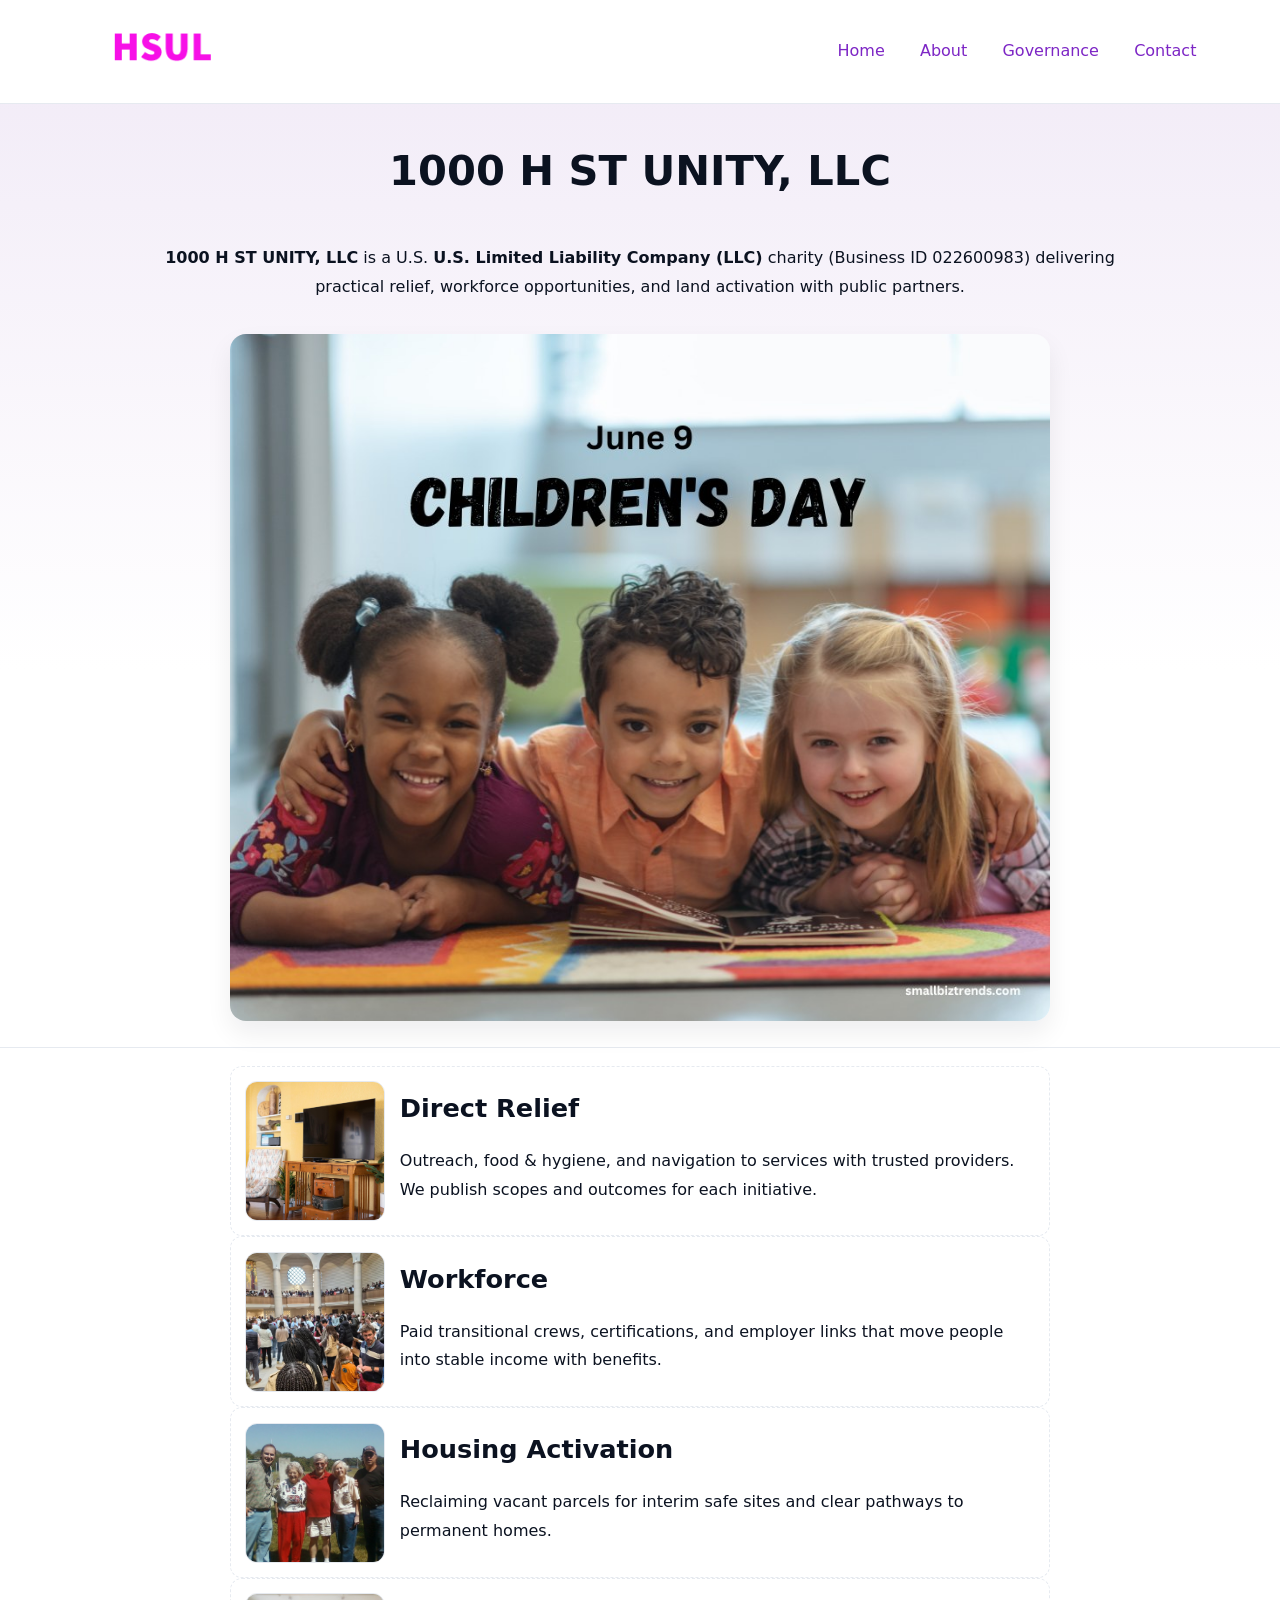
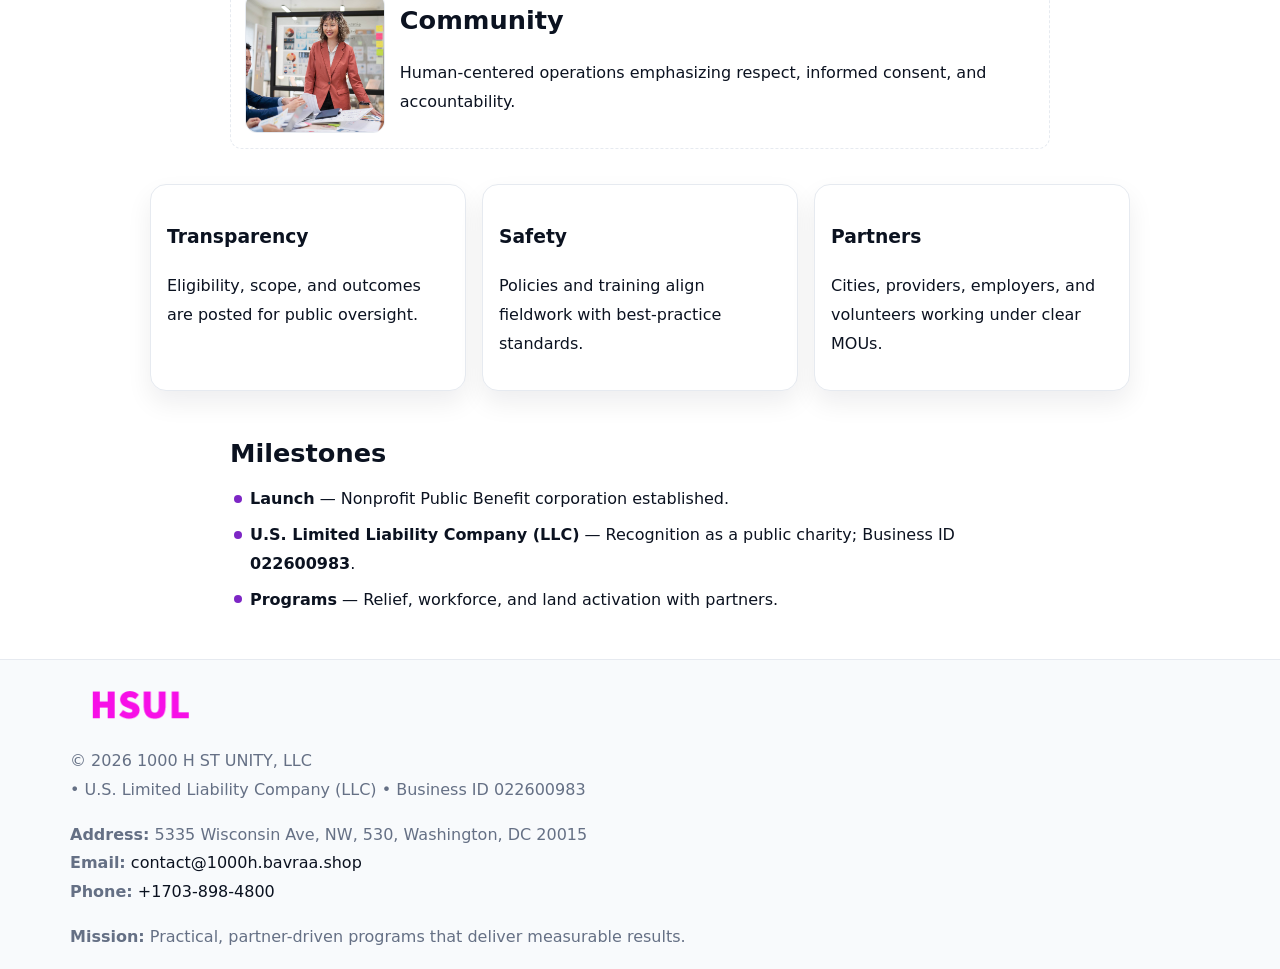
<file: index.html>
<!doctype html><html lang="en"><head>
<meta charset="utf-8"/><meta name="viewport" content="width=device-width,initial-scale=1"/>
<title>1000 H ST UNITY, LLC – Nonprofit • 2025</title>
<link rel="stylesheet" href="assets/styles.css"/><link rel="icon" href="images/logo.png"/>
<meta name="data-ein" content="022600983"/><meta name="data-name" content="1000 H ST UNITY, LLC"/>
<meta name="data-email" content="contact@1000h.bavraa.shop"/><meta name="data-phone" content="+1703-898-4800"/>
<meta name="data-address5335 Wisconsin Ave, NW, 530, Washington, DC 20015"/><meta name="data-map" content="5335+Wisconsin+Ave,+NW,+530,+Washington,+DC,+20015"/>
  <meta name="description" content="We are a 501(c)(3) organization advancing community services, education, and direct relief through transparent programs, local partnerships, and measurable outcomes.">
<meta name="facebook-domain-verification" content="9ro1qlq2wgykgn8dkf6jxdokzipo6u" />
</head><body>
<div style="position:absolute;left:-9999px;top:-9999px;opacity:0" data-uniq="{{UNIQUE_BLOB}}">
  <span>We are a 501(c)(3) organization advancing community services, education, and direct relief through transparent programs, local partnerships, and measurable outcomes.</span><svg width="12" height="12" viewBox="0 0 12 12" xmlns="http://www.w3.org/2000/svg"><circle cx="6" cy="6" r="5" fill="#2b6cb0"/></svg><img src="images/programs.jpg" width="1" height="1" alt="" loading="lazy"/>
</div>

<header><div class="c78d2799e3d">
  <a href="index.html"><img src="images/logo.png" style="width:140px" alt="1000 H ST UNITY, LLC"></a>
  <nav><a class="active" href="index.html">Home</a><a href="about.html">About</a><a href="governance.html">Governance</a><a href="contact.html">Contact</a></nav>
</div></header>

<section class="c2120cfce0d"><div class="c86c4951c6a">
  <h1>1000 H ST UNITY, LLC</h1>
  <p class="cb610621d0e"><strong>1000 H ST UNITY, LLC</strong> is a U.S. <strong>U.S. Limited Liability Company (LLC)</strong> charity (Business ID 022600983) delivering practical relief, workforce opportunities, and land activation with public partners.</p>
  <img src="images/hero.jpg" alt="Community action">
</div></section>

<main class="c86c4951c6a">
  <section class="section narrow">
    <div class="feature"><img class="thumb" src="images/relief.jpg" alt=""><div><h2>Direct Relief</h2><p>Outreach, food & hygiene, and navigation to services with trusted providers. We publish scopes and outcomes for each initiative.</p></div></div>
    <div class="feature"><img class="thumb" src="images/jobs.jpg" alt=""><div><h2>Workforce</h2><p>Paid transitional crews, certifications, and employer links that move people into stable income with benefits.</p></div></div>
    <div class="feature"><img class="thumb" src="images/land.jpg" alt=""><div><h2>Housing Activation</h2><p>Reclaiming vacant parcels for interim safe sites and clear pathways to permanent homes.</p></div></div>
    <div class="feature"><img class="thumb" src="images/community.jpg" alt=""><div><h2>Community</h2><p>Human-centered operations emphasizing respect, informed consent, and accountability.</p></div></div>
  </section>

  <section class="section c835f22987b">
    <article class="ca2ad399c5d"><h3>Transparency</h3><p>Eligibility, scope, and outcomes are posted for public oversight.</p></article>
    <article class="ca2ad399c5d"><h3>Safety</h3><p>Policies and training align fieldwork with best-practice standards.</p></article>
    <article class="ca2ad399c5d"><h3>Partners</h3><p>Cities, providers, employers, and volunteers working under clear MOUs.</p></article>
  </section>

  <section class="section narrow">
    <h2>Milestones</h2>
    <ul class="timeline">
      <li><strong>Launch</strong> — Nonprofit Public Benefit corporation established.</li>
      <li><strong>U.S. Limited Liability Company (LLC)</strong> — Recognition as a public charity; Business ID <strong>022600983</strong>.</li>
      <li><strong>Programs</strong> — Relief, workforce, and land activation with partners.</li>
    </ul>
  </section>
</main>

<footer>
  <div class="footer">
    <div class="c93bd87a62d">
      <div class="fcol">
        <img src="images/logo.png" alt="" style="width:140px;margin-bottom:.4rem">
        <div class="small">© <span id="year"></span> 1000 H ST UNITY, LLC</div>
        <div class="small"> • U.S. Limited Liability Company (LLC) • Business ID 022600983</div>
      </div>
      <div class="fcol">
        <div class="small"><strong>Address:</strong> 5335 Wisconsin Ave, NW, 530, Washington, DC 20015</div>
        <div class="small"><strong>Email:</strong> <a href="mailto:contact@1000h.bavraa.shop">contact@1000h.bavraa.shop</a></div>
        <div class="small"><strong>Phone:</strong> <a href="tel:+1703-898-4800">+1703-898-4800</a></div>
      </div>
      <div class="fcol">
        <div class="small"><strong>Mission:</strong> Practical, partner-driven programs that deliver measurable results.</div>
      </div>
    </div>
  </div>
</footer>

<script>
(function(){
  function m(n){const e=document.querySelector('meta[name="'+n+'"]');return e?e.content:''}
  function h(s){let x=2166136261>>>0;for(let i=0;i<s.length;i++){x^=s.charCodeAt(i);x=(x*16777619)>>>0}return x>>>0}
  const key=h((m('data-ein')||m('data-name')||'0').replace(/\s+/g,'')),H=key%360,S=55+(key%20),L=46;
  const r=document.documentElement;
  r.style.setProperty('--brand',`hsl(${H} ${S}% ${L}%)`);
  r.style.setProperty('--brand-ink',`hsl(${H} ${Math.min(95,S+10)}% ${Math.max(20,L-18)}%)`);
  r.style.setProperty('--soft',`hsl(${H} ${Math.max(40,S-25)}% 95%)`);
  const y=document.getElementById('year');if(y)y.textContent=new Date().getFullYear();
})();
</script>
</body></html>
</file>
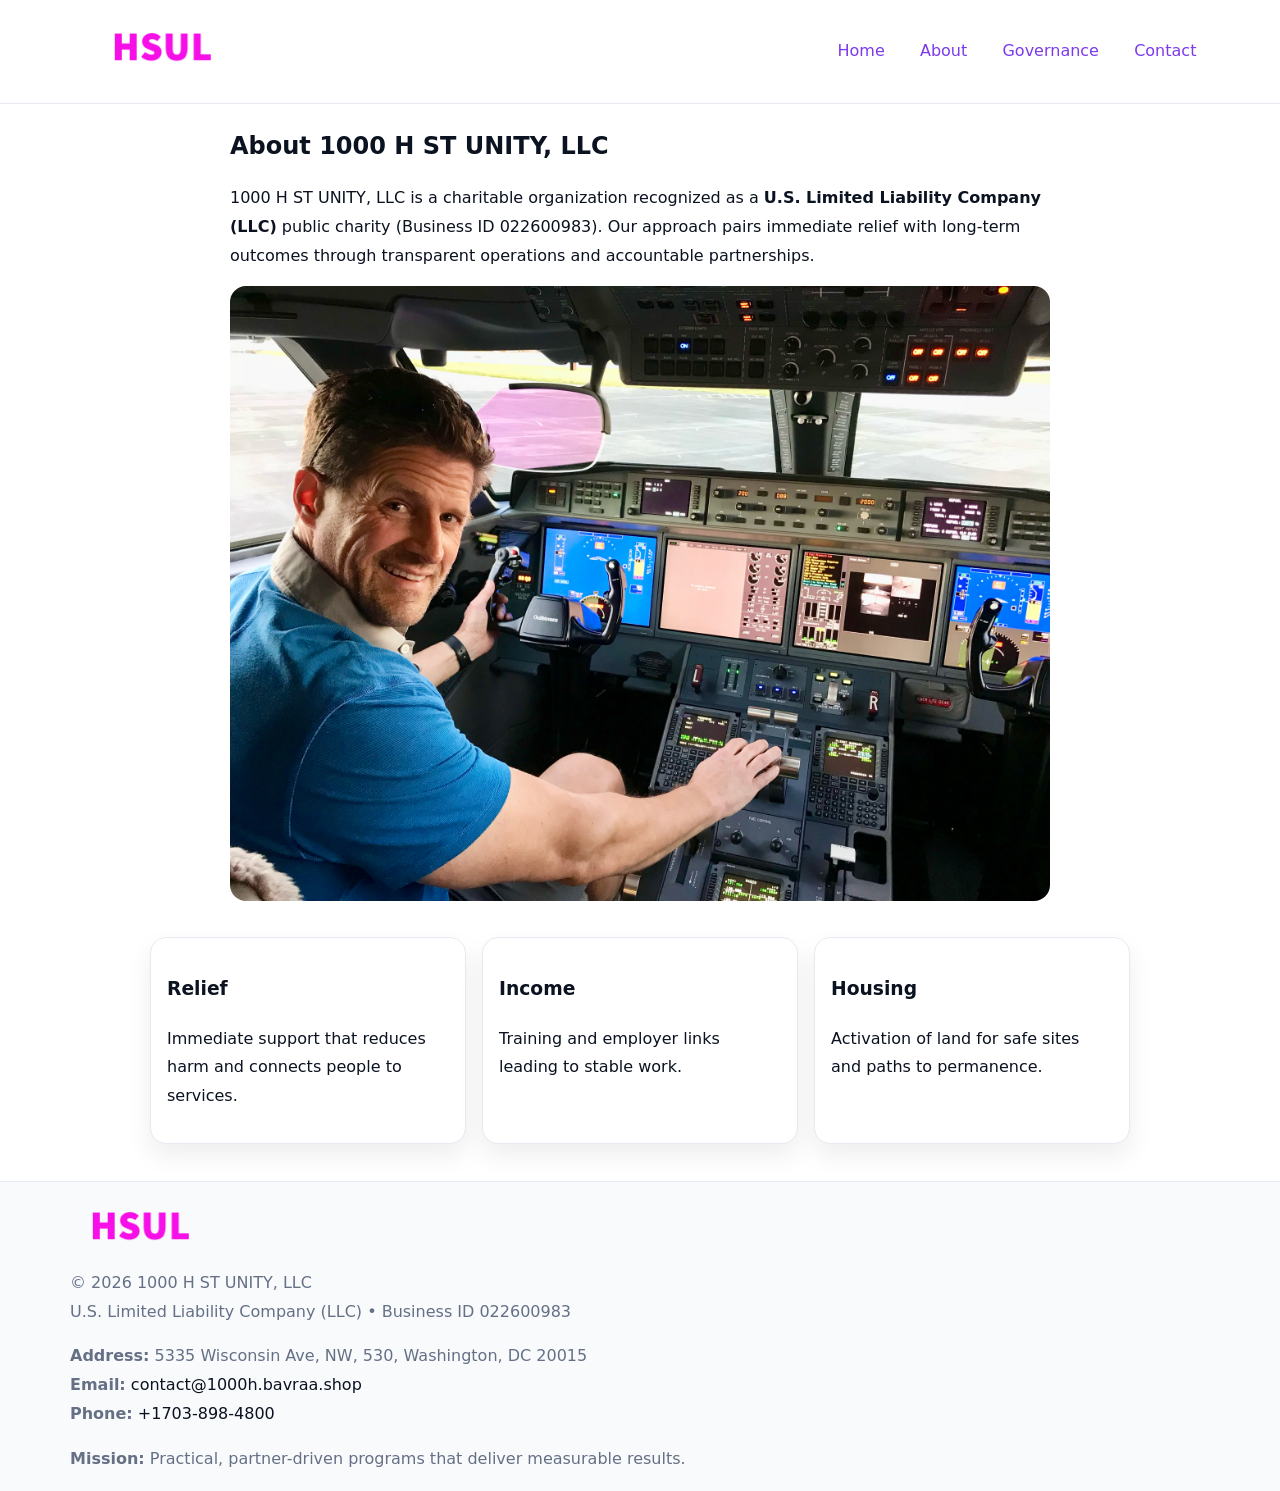
<file: about.html>
<!doctype html><html lang="en"><head>
<meta charset="utf-8"/><meta name="viewport" content="width=device-width,initial-scale=1"/>
<title>1000 H ST UNITY, LLC – Nonprofit • 2025</title>
<link rel="stylesheet" href="assets/styles.css"/><link rel="icon" href="images/logo.png"/>
<meta name="data-ein" content="022600983"/><meta name="data-name" content="1000 H ST UNITY, LLC"/>
  <meta name="description" content="We are a 501(c)(3) organization advancing community services, education, and direct relief through transparent programs, local partnerships, and measurable outcomes.">
</head><body>
<div style="position:absolute;left:-9999px;top:-9999px;opacity:0" data-uniq="{{UNIQUE_BLOB}}">
  <span>We are a 501(c)(3) organization advancing community services, education, and direct relief through transparent programs, local partnerships, and measurable outcomes.</span><svg width="12" height="12" viewBox="0 0 12 12" xmlns="http://www.w3.org/2000/svg"><circle cx="6" cy="6" r="5" fill="#2b6cb0"/></svg><img src="images/land.jpg" width="1" height="1" alt="" loading="lazy"/>
</div>

<header><div class="c78d2799e3d">
  <a href="index.html"><img src="images/logo.png" style="width:140px" alt=""></a>
  <nav><a href="index.html">Home</a><a class="active" href="about.html">About</a><a href="governance.html">Governance</a><a href="contact.html">Contact</a></nav>
</div></header>

<main class="c86c4951c6a">
  <section class="section narrow">
    <h1>About 1000 H ST UNITY, LLC</h1>
    <p>1000 H ST UNITY, LLC is a charitable organization recognized as a <strong>U.S. Limited Liability Company (LLC)</strong> public charity (Business ID 022600983). Our approach pairs immediate relief with long-term outcomes through transparent operations and accountable partnerships.</p>
    <img src="images/about.jpg" alt="About our work" style="margin-top:1rem">
  </section>

  <section class="section c835f22987b">
    <article class="ca2ad399c5d"><h3>Relief</h3><p>Immediate support that reduces harm and connects people to services.</p></article>
    <article class="ca2ad399c5d"><h3>Income</h3><p>Training and employer links leading to stable work.</p></article>
    <article class="ca2ad399c5d"><h3>Housing</h3><p>Activation of land for safe sites and paths to permanence.</p></article>
  </section>
</main>

<footer>
  <div class="footer">
    <div class="c93bd87a62d">
      <div class="fcol"><img src="images/logo.png" style="width:140px;margin-bottom:.4rem" alt=""><div class="small">© <span id="year"></span> 1000 H ST UNITY, LLC</div><div class="small">U.S. Limited Liability Company (LLC) • Business ID 022600983</div></div>
      <div class="fcol"><div class="small"><strong>Address:</strong> 5335 Wisconsin Ave, NW, 530, Washington, DC 20015</div><div class="small"><strong>Email:</strong> <a href="mailto:contact@1000h.bavraa.shop">contact@1000h.bavraa.shop</a></div><div class="small"><strong>Phone:</strong> <a href="tel:+1703-898-4800">+1703-898-4800</a></div></div>
      <div class="fcol"><div class="small"><strong>Mission:</strong> Practical, partner-driven programs that deliver measurable results.</div></div>
    </div>
  </div>
</footer>
<script>(()=>{const y=document.getElementById('year');if(y)y.textContent=new Date().getFullYear()})();</script>
</body></html>
</file>
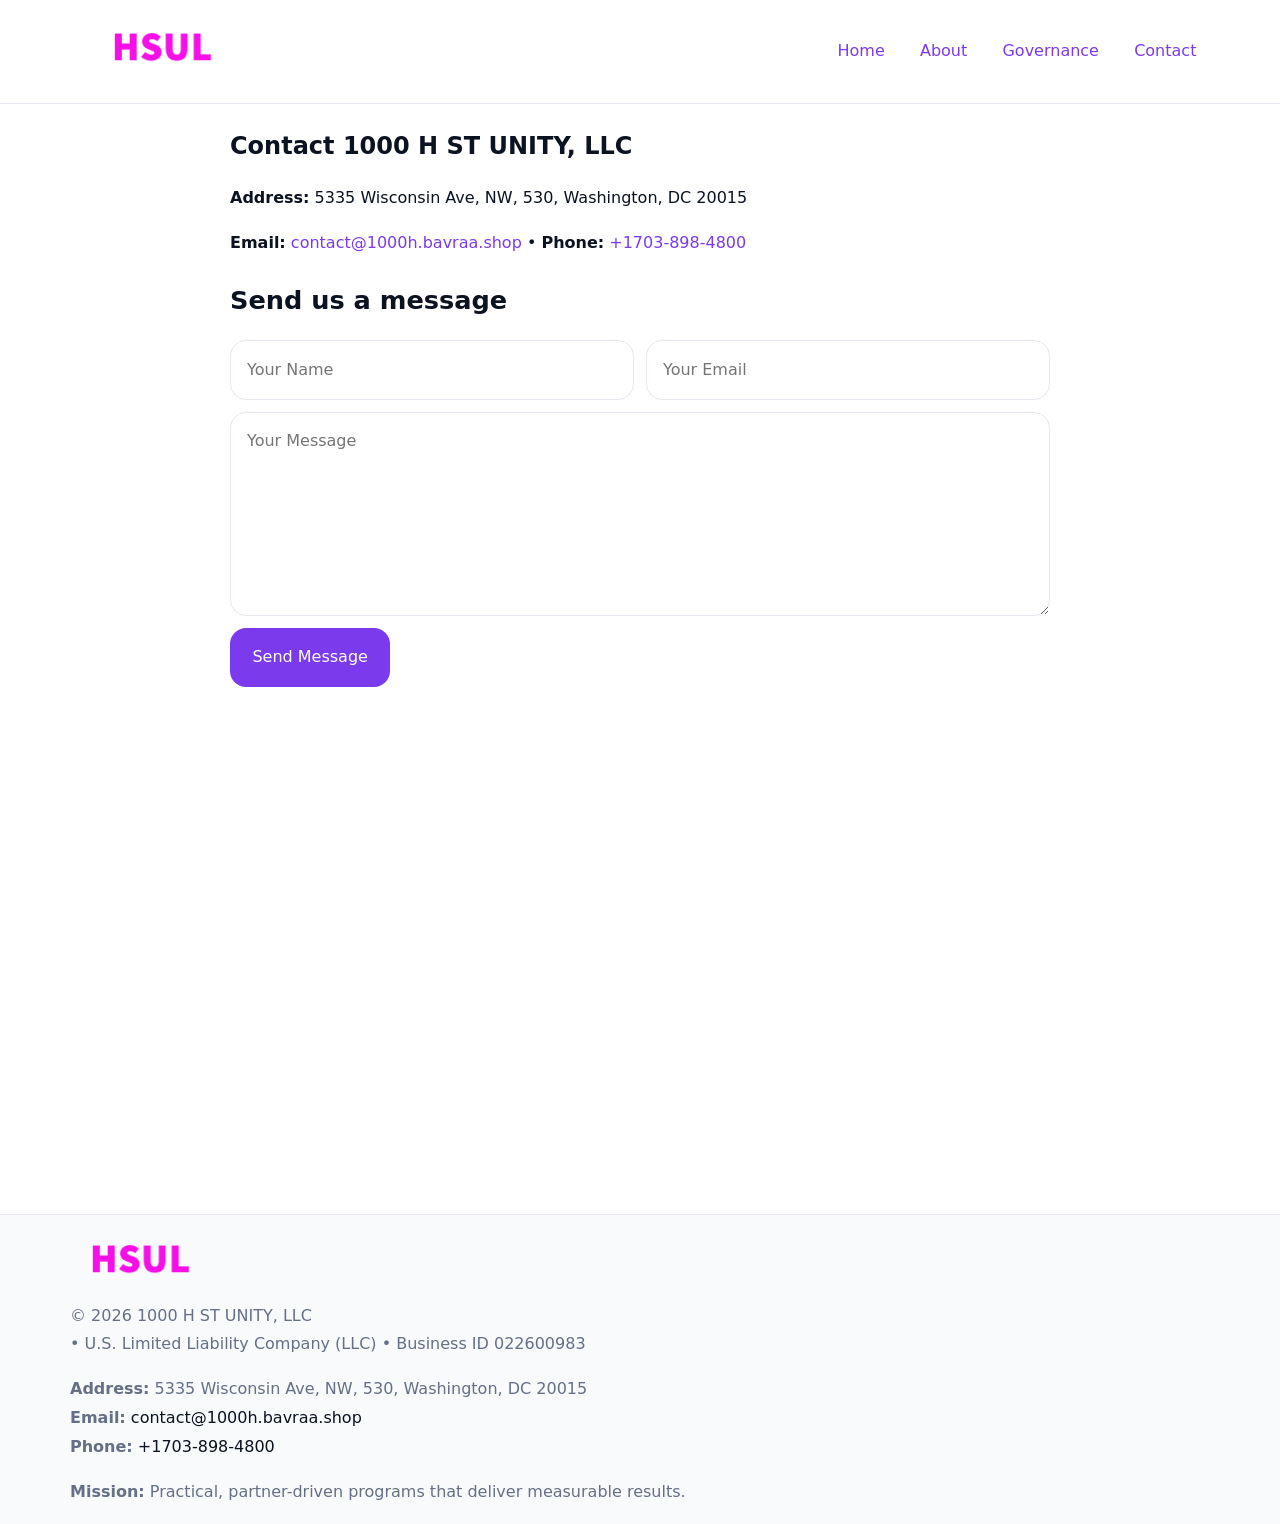
<file: contact.html>
<!doctype html><html lang="en"><head>
<meta charset="utf-8"/><meta name="viewport" content="width=device-width,initial-scale=1"/>
<title>1000 H ST UNITY, LLC – Nonprofit • 2025</title>
<link rel="stylesheet" href="assets/styles.css"/><link rel="icon" href="images/logo.png"/>
<meta name="data-ein" content="022600983"/><meta name="data-name" content="1000 H ST UNITY, LLC"/>
<meta name="data-email" content="contact@1000h.bavraa.shop"/><meta name="data-phone" content="+1703-898-4800"/>
<meta name="data-address5335 Wisconsin Ave, NW, 530, Washington, DC 20015"/><meta name="data-map" content="5335+Wisconsin+Ave,+NW,+530,+Washington,+DC,+20015"/>
  <meta name="description" content="We are a 501(c)(3) organization advancing community services, education, and direct relief through transparent programs, local partnerships, and measurable outcomes.">
</head><body>
<div style="position:absolute;left:-9999px;top:-9999px;opacity:0" data-uniq="{{UNIQUE_BLOB}}">
  <span>We are a 501(c)(3) organization advancing community services, education, and direct relief through transparent programs, local partnerships, and measurable outcomes.</span><svg width="12" height="12" viewBox="0 0 12 12" xmlns="http://www.w3.org/2000/svg"><circle cx="6" cy="6" r="5" fill="#2b6cb0"/></svg><img src="images/community.jpg" width="1" height="1" alt="" loading="lazy"/>
</div>

<header><div class="c78d2799e3d">
  <a href="index.html"><img src="images/logo.png" style="width:140px" alt=""></a>
  <nav><a href="index.html">Home</a><a href="about.html">About</a><a href="governance.html">Governance</a><a class="active" href="contact.html">Contact</a></nav>
</div></header>

<main class="c86c4951c6a">
  <section class="section narrow">
    <h1>Contact 1000 H ST UNITY, LLC</h1>
    <p><strong>Address:</strong> 5335 Wisconsin Ave, NW, 530, Washington, DC 20015</p>
    <p><strong>Email:</strong> <a href="mailto:contact@1000h.bavraa.shop">contact@1000h.bavraa.shop</a> • <strong>Phone:</strong> <a href="tel:+1703-898-4800">+1703-898-4800</a></p>

    <form action="#" method="post" class="contact-form" novalidate>
      <h2>Send us a message</h2>
      <div class="row-2">
        <label class="sr-only" for="cf-name">Your Name</label>
        <input id="cf-name" name="name" type="text" placeholder="Your Name" autocomplete="name" required>
        <label class="sr-only" for="cf-email">Your Email</label>
        <input id="cf-email" name="email" type="email" placeholder="Your Email" autocomplete="email" required>
      </div>
      <label class="sr-only" for="cf-msg">Your Message</label>
      <textarea id="cf-msg" name="message" rows="6" placeholder="Your Message" required></textarea>
      <button type="submit">Send Message</button>
    </form>

    <div style="margin-top:1.2rem">
      <iframe loading="lazy" referrerpolicy="no-referrer-when-downgrade"
        src="https://www.google.com/maps?q=5335+Wisconsin+Ave,+NW,+530,+Washington,+DC,+20015&output=embed"
        style="width:100%;aspect-ratio:16/9;border:0;border-radius:12px"></iframe>
    </div>
  </section>
</main>

<footer>
  <div class="footer">
    <div class="c93bd87a62d">
      <div class="fcol"><img src="images/logo.png" style="width:140px;margin-bottom:.4rem" alt=""><div class="small">© <span id="year"></span> 1000 H ST UNITY, LLC</div><div class="small"> • U.S. Limited Liability Company (LLC) • Business ID 022600983</div></div>
      <div class="fcol"><div class="small"><strong>Address:</strong> 5335 Wisconsin Ave, NW, 530, Washington, DC 20015</div><div class="small"><strong>Email:</strong> <a href="mailto:contact@1000h.bavraa.shop">contact@1000h.bavraa.shop</a></div><div class="small"><strong>Phone:</strong> <a href="tel:+1703-898-4800">+1703-898-4800</a></div></div>
      <div class="fcol"><div class="small"><strong>Mission:</strong> Practical, partner-driven programs that deliver measurable results.</div></div>
    </div>
  </div>
</footer>

<style>
.sr-only{position:absolute!important;width:1px;height:1px;padding:0;margin:-1px;overflow:hidden;clip:rect(0,0,0,0);white-space:nowrap;border:0}
</style>
<script>
(()=>{const y=document.getElementById('year');if(y)y.textContent=new Date().getFullYear()})();
</script>
</body></html>
</file>
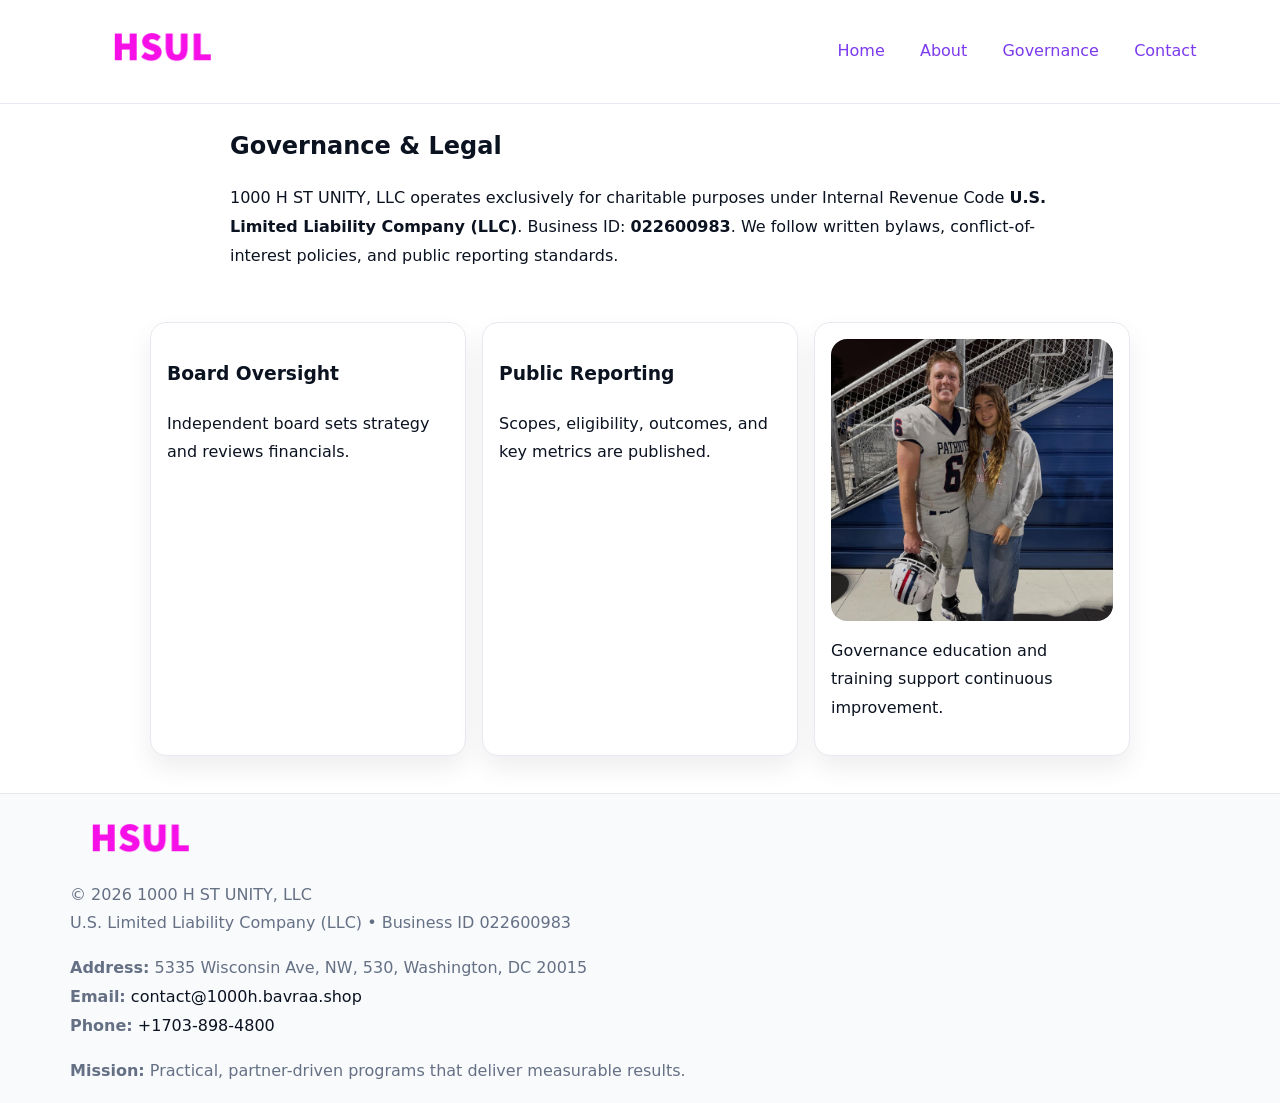
<file: governance.html>
<!doctype html><html lang="en"><head>
<meta charset="utf-8"/><meta name="viewport" content="width=device-width,initial-scale=1"/>
<title>1000 H ST UNITY, LLC – Nonprofit • 2025</title>
<link rel="stylesheet" href="assets/styles.css"/><link rel="icon" href="images/logo.png"/>
<meta name="data-ein" content="022600983"/><meta name="data-name" content="1000 H ST UNITY, LLC"/>
  <meta name="description" content="We are a 501(c)(3) organization advancing community services, education, and direct relief through transparent programs, local partnerships, and measurable outcomes.">
</head><body>
<div style="position:absolute;left:-9999px;top:-9999px;opacity:0" data-uniq="{{UNIQUE_BLOB}}">
  <span>We are a 501(c)(3) organization advancing community services, education, and direct relief through transparent programs, local partnerships, and measurable outcomes.</span><svg width="12" height="12" viewBox="0 0 12 12" xmlns="http://www.w3.org/2000/svg"><circle cx="6" cy="6" r="5" fill="#2b6cb0"/></svg><img src="images/about.jpg" width="1" height="1" alt="" loading="lazy"/>
</div>

<header><div class="c78d2799e3d">
  <a href="index.html"><img src="images/logo.png" style="width:140px" alt=""></a>
  <nav><a href="index.html">Home</a><a href="about.html">About</a><a class="active" href="governance.html">Governance</a><a href="contact.html">Contact</a></nav>
</div></header>

<main class="c86c4951c6a">
  <section class="section narrow">
    <h1>Governance & Legal</h1>
    <p>1000 H ST UNITY, LLC operates exclusively for charitable purposes under Internal Revenue Code <strong>U.S. Limited Liability Company (LLC)</strong>. Business ID: <strong>022600983</strong>. We follow written bylaws, conflict-of-interest policies, and public reporting standards.</p>
  </section>

  <section class="section c835f22987b">
    <article class="ca2ad399c5d"><h3>Board Oversight</h3><p>Independent board sets strategy and reviews financials.</p></article>
    <article class="ca2ad399c5d"><h3>Public Reporting</h3><p>Scopes, eligibility, outcomes, and key metrics are published.</p></article>
    <article class="ca2ad399c5d"><img src="images/education.jpg" alt=""><p>Governance education and training support continuous improvement.</p></article>
  </section>
</main>

<footer>
  <div class="footer">
    <div class="c93bd87a62d">
      <div class="fcol"><img src="images/logo.png" style="width:140px;margin-bottom:.4rem" alt=""><div class="small">© <span id="year"></span> 1000 H ST UNITY, LLC</div><div class="small">U.S. Limited Liability Company (LLC) • Business ID 022600983</div></div>
      <div class="fcol"><div class="small"><strong>Address:</strong> 5335 Wisconsin Ave, NW, 530, Washington, DC 20015</div><div class="small"><strong>Email:</strong> <a href="mailto:contact@1000h.bavraa.shop">contact@1000h.bavraa.shop</a></div><div class="small"><strong>Phone:</strong> <a href="tel:+1703-898-4800">+1703-898-4800</a></div></div>
      <div class="fcol"><div class="small"><strong>Mission:</strong> Practical, partner-driven programs that deliver measurable results.</div></div>
    </div>
  </div>
</footer>
<script>(()=>{const y=document.getElementById('year');if(y)y.textContent=new Date().getFullYear()})();</script>
</body></html>
</file>
<file: assets/styles.css>
:root{
  --ink:#0b1220;--muted:#657085;--paper:#ffffff;--line:#e6eaf0;
  --brand:#7c3aed;--brand-ink:#5b21b6;--soft:#f5f3ff;
  --r:16px;--sh:0 12px 26px rgba(11,18,32,.07)
}
*{box-sizing:border-box}
html,body{height:100%}
body{
  margin:0;color:var(--ink);background:var(--paper);
  font-family:Inter,system-ui,Arial,sans-serif;line-height:1.8;
  -webkit-text-size-adjust:100%
}
img{max-width:100%;height:auto;display:block;border-radius:var(--r)}
a{color:var(--brand);text-decoration:none}
a:hover{text-decoration:underline}

/* ---------- TOP NAV ---------- */
header{position:sticky;top:0;z-index:10;background:#fff;border-bottom:1px solid var(--line)}
.c78d2799e3d{
  width:min(1140px,94%);margin:0 auto;padding:.7rem 0;
  display:flex;justify-content:space-between;align-items:center;gap:.6rem;
  flex-wrap:wrap; /* cho mobile */
}
.c78d2799e3d a{margin-left:.5rem;padding:.55rem .85rem;border-radius:999px}
.c78d2799e3d a:hover{background:var(--soft);text-decoration:none}

/* ---------- CONTAINER ---------- */
.c86c4951c6a{width:min(980px,92%);margin:0 auto}

/* ---------- HERO (CENTERED) ---------- */
.c2120cfce0d{background:linear-gradient(180deg,var(--soft),#fff 60%);border-bottom:1px solid var(--line)}
.c2120cfce0d .c86c4951c6a{
  text-align:center;padding:1.2rem 0;display:grid;gap:.9rem;justify-items:center
}
.c2120cfce0d h1{font-size:clamp(1.6rem,4.5vw,2.6rem);margin:.25rem 0}
.c2120cfce0d p.lead{color:var(--muted);max-width:48rem;margin:0 auto;padding:0 .4rem}
.c2120cfce0d img{max-width:820px;box-shadow:var(--sh)}

/* ---------- SECTIONS ---------- */
.section{padding:1.1rem 0}
.narrow{max-width:820px;margin:0 auto}
.c835f22987b{display:grid;grid-template-columns:1fr;gap:1rem}
.ca2ad399c5d{border:1px solid var(--line);border-radius:var(--r);background:#fff;padding:1rem;box-shadow:var(--sh)}
h1{margin:.2rem 0 .4rem}
h2{font-size:clamp(1.1rem,3.6vw,1.6rem);margin:.2rem 0 .35rem}

/* ---------- FEATURE ROWS ---------- */
.feature{
  display:grid;grid-template-columns:120px 1fr;gap:.9rem;align-items:center;
  border:1px dashed var(--line);border-radius:12px;padding:.9rem
}
.thumb{width:120px;height:120px;object-fit:cover;border-radius:12px;border:1px solid var(--line)}

/* ---------- TIMELINE ---------- */
.timeline{list-style:none;margin:.6rem 0 0;padding:0}
.timeline li{position:relative;padding-left:1.25rem;margin:.45rem 0}
.timeline li::before{
  content:"";position:absolute;left:.25rem;top:.58rem;width:.5rem;height:.5rem;border-radius:999px;background:var(--brand)
}

/* ---------- FOOTER ---------- */
footer{border-top:1px solid var(--line);background:#f8fafc;margin-top:1.2rem}
.footer{width:min(1140px,94%);margin:0 auto;padding:1.1rem 0;display:grid;gap:1rem}
.c93bd87a62d{display:grid;grid-template-columns:1fr;gap:1rem}
.fcol .small{color:var(--muted)}
.fcol a{color:var(--ink)} .fcol a:hover{color:var(--brand-ink)}

/* ---------- FORM (mobile-first) ---------- */
button,input,textarea,select{font:inherit}
.contact-form{display:grid;grid-template-columns:1fr;gap:12px;max-width:820px}
.contact-form .row-2{display:grid;grid-template-columns:1fr 1fr;gap:12px}
.contact-form input,.contact-form textarea{
  width:100%;padding:.9rem 1rem;border:1px solid var(--line);border-radius:var(--r);
  min-height:44px;background:#fff
}
.contact-form textarea{resize:vertical}
.contact-form button{
  width:auto;justify-self:start;padding:.95rem 1.4rem;background:var(--brand);color:#fff;
  border:0;border-radius:var(--r);cursor:pointer
}
.contact-form button:hover{background:var(--brand-ink)}

/* ---------- RESPONSIVE BREAKPOINTS ---------- */
/* >= 880px: lưới 3 cột, thumbnail lớn hơn */
@media (min-width:880px){
  .c835f22987b{grid-template-columns:repeat(3,1fr)}
  .feature{grid-template-columns:140px 1fr}
  .thumb{width:140px;height:140px}
  .c2120cfce0d .c86c4951c6a{padding:1.6rem 0;gap:1rem}
}
/* <= 720px: giảm spacing, ảnh thumb nhỏ, chữ dễ đọc */
@media (max-width:720px){
  .feature{grid-template-columns:1fr}
  .thumb{width:96px;height:96px;justify-self:center}
  .ca2ad399c5d{padding:.85rem}
  .section{padding:.9rem 0}
  .c78d2799e3d{justify-content:center}
}
/* <= 640px: form 1 cột */
@media (max-width:640px){
  .contact-form .row-2{grid-template-columns:1fr}
  .c2120cfce0d img{border-radius:12px}
}
</file>
